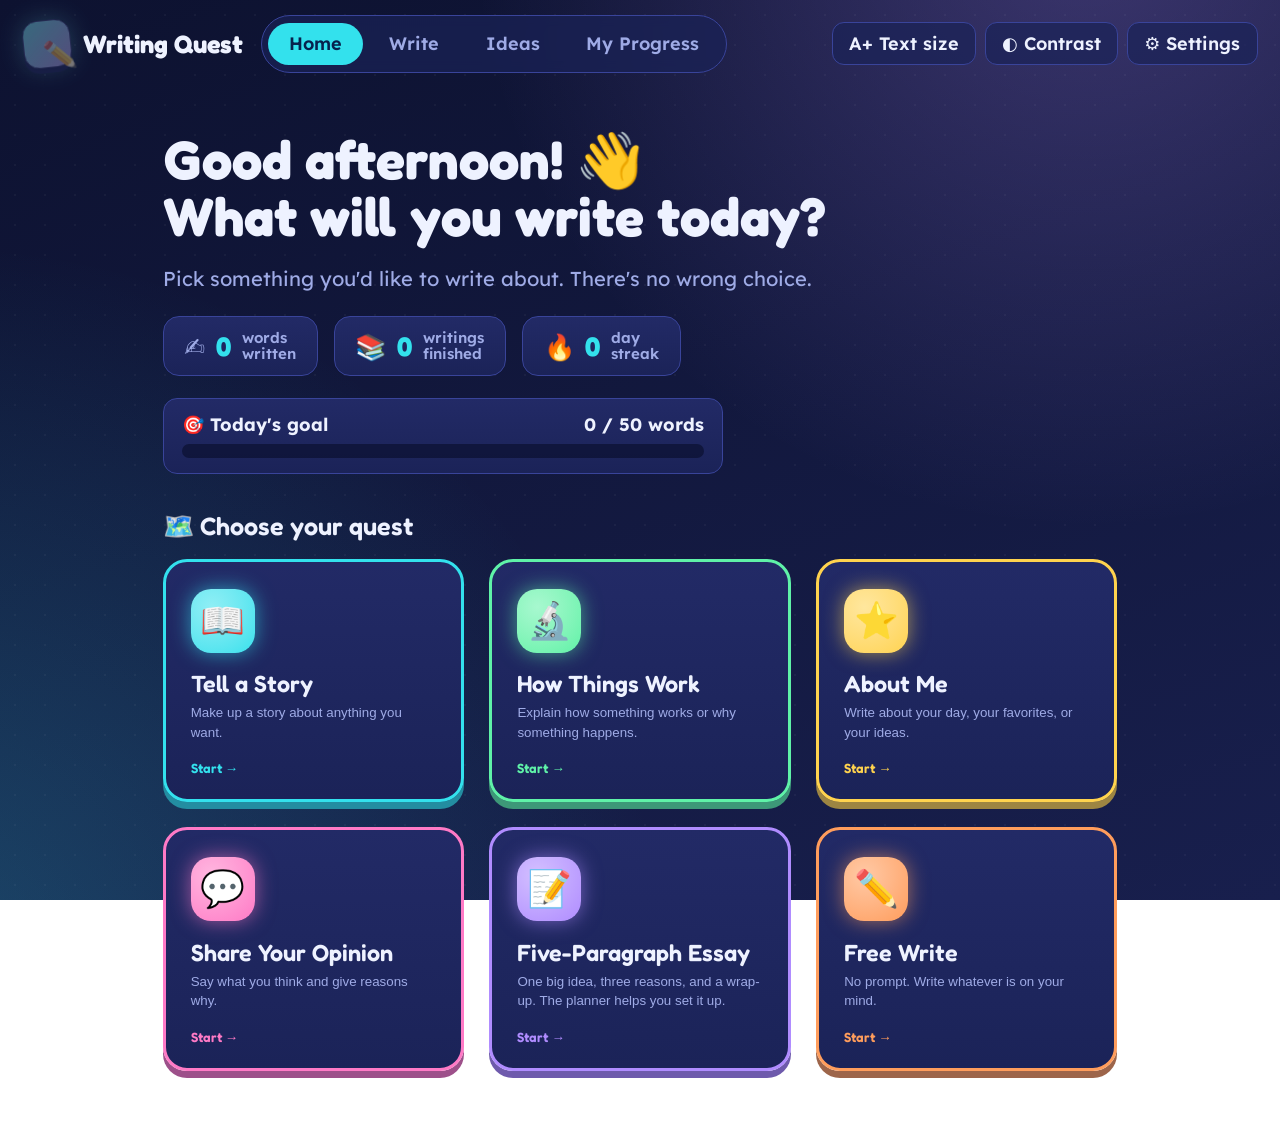
<file: index.html>
<!DOCTYPE html>
<html lang="en">
<head>
  <meta charset="UTF-8" />
  <meta name="viewport" content="width=device-width, initial-scale=1.0" />
  <title>Writing Quest</title>
  <link rel="preconnect" href="https://fonts.googleapis.com">
  <link rel="preconnect" href="https://fonts.gstatic.com" crossorigin>
  <link href="https://fonts.googleapis.com/css2?family=Fredoka:wght@400;500;600;700&family=Lexend:wght@400;500;600;700&display=swap" rel="stylesheet">
  <link rel="stylesheet" href="styles.css" />
</head>
<body>
  <!-- ============ HEADER ============ -->
  <header class="app-header">
    <div class="brand"><span class="badge">✏️</span> Writing Quest</div>
    <nav class="main-nav" aria-label="Main">
      <button class="nav-btn" data-view="home" aria-current="true">Home</button>
      <button class="nav-btn" data-view="write">Write</button>
      <button class="nav-btn" data-view="ideas">Ideas</button>
      <button class="nav-btn" data-view="progress">My Progress</button>
    </nav>
    <div class="header-tools">
      <button id="textSizeBtn" class="tool-btn" title="Change text size">A+ Text size</button>
      <button id="contrastBtn" class="tool-btn" title="Toggle high contrast">◐ Contrast</button>
      <button id="settingsBtn" class="tool-btn" title="Word help &amp; grown-up settings">⚙️ Settings</button>
    </div>
  </header>

  <main id="app">

    <!-- ============ HOME / DASHBOARD VIEW ============ -->
    <section id="view-home" class="view" aria-label="Home">
      <h1 class="hello" id="greeting">Hi! Ready to write?</h1>
      <p class="subtle">Pick something you'd like to write about. There's no wrong choice.</p>

      <div class="snapshot" id="homeSnapshot">
        <!-- filled by JS: quick stats -->
      </div>

      <div id="homeGoal" class="home-goal"><!-- filled by JS: today's goal bar --></div>

      <h2 class="section-title">🗺️ Choose your quest</h2>
      <div id="activityGrid" class="activity-grid">
        <!-- filled by JS: activity cards -->
      </div>
    </section>

    <!-- ============ WRITE VIEW ============ -->
    <section id="view-write" class="view" aria-label="Write" hidden>
      <div class="write-top">
        <button id="backHome" class="link-btn">&larr; Back</button>
        <div id="promptBox" class="prompt-box">
          <div class="prompt-head">
            <span class="prompt-label">Your idea — tap to change it</span>
            <span class="prompt-head-btns">
              <button id="ghostBtn" class="link-btn" type="button" title="Stuck? Get an idea">🪄 Stuck?</button>
              <button id="shufflePrompt" class="link-btn" type="button">🔄 Different idea</button>
            </span>
          </div>
          <p id="promptText" contenteditable="true" spellcheck="false">—</p>
        </div>
      </div>

      <!-- Planning scaffold -->
      <details id="plannerWrap" class="planner">
        <summary>Plan first (optional)</summary>
        <div class="planner-body">
          <p class="subtle">You can jot a few notes here before you write. Or skip it — that's okay too.</p>
          <label class="plan-field">
            <span>My big idea</span>
            <input type="text" id="planBig" placeholder="What is this about?" />
          </label>
          <div class="plan-details">
            <label class="plan-field"><span>One thing</span><input type="text" id="planD1" class="dictatable" /></label>
            <label class="plan-field"><span>Another thing</span><input type="text" id="planD2" class="dictatable" /></label>
            <label class="plan-field"><span>One more thing</span><input type="text" id="planD3" class="dictatable" /></label>
          </div>
          <div class="starter-row">
            <span class="subtle">Sentence starters — tap to add:</span>
            <div id="starterChips" class="chips"></div>
          </div>
        </div>
      </details>

      <!-- Five-paragraph essay builder (shown only for the essay activity) -->
      <section id="essayOutline" class="essay-outline" hidden>
        <div class="essay-head">
          <h2>Essay Builder</h2>
          <p class="subtle">Fill in the parts you want — you can tap a box and use the talk button too.
            When you're ready, tap <strong>Build my essay</strong> and it turns into five paragraphs you can edit and read aloud.</p>
        </div>

        <div class="essay-part" data-step="1">
          <h3><span class="step-dot">1</span> Introduction</h3>
          <label class="plan-field"><span>Hook — grab attention</span>
            <input type="text" id="esHook" class="dictatable" placeholder="Start with a question or a surprising fact." /></label>
          <label class="plan-field"><span>Big idea (your main point + your 3 reasons)</span>
            <input type="text" id="esThesis" class="dictatable" placeholder="What is this essay about?" /></label>
        </div>

        <div class="essay-part" data-step="2">
          <h3><span class="step-dot">2</span> First reason</h3>
          <label class="plan-field"><span>Topic sentence</span>
            <input type="text" id="esB1" class="dictatable" placeholder="My first reason is…" /></label>
          <label class="plan-field"><span>Details or an example</span>
            <textarea id="esB1d" class="dictatable essay-text" rows="2"></textarea></label>
        </div>

        <div class="essay-part" data-step="3">
          <h3><span class="step-dot">3</span> Second reason</h3>
          <label class="plan-field"><span>Topic sentence</span>
            <input type="text" id="esB2" class="dictatable" placeholder="Another reason is…" /></label>
          <label class="plan-field"><span>Details or an example</span>
            <textarea id="esB2d" class="dictatable essay-text" rows="2"></textarea></label>
        </div>

        <div class="essay-part" data-step="4">
          <h3><span class="step-dot">4</span> Third reason</h3>
          <label class="plan-field"><span>Topic sentence</span>
            <input type="text" id="esB3" class="dictatable" placeholder="A final reason is…" /></label>
          <label class="plan-field"><span>Details or an example</span>
            <textarea id="esB3d" class="dictatable essay-text" rows="2"></textarea></label>
        </div>

        <div class="essay-part" data-step="5">
          <h3><span class="step-dot">5</span> Conclusion</h3>
          <label class="plan-field"><span>Say your big idea again, in a new way</span>
            <input type="text" id="esRestate" class="dictatable" placeholder="As you can see…" /></label>
          <label class="plan-field"><span>One closing thought</span>
            <input type="text" id="esClose" class="dictatable" placeholder="The last thing I want you to remember is…" /></label>
        </div>

        <button id="buildEssay" class="primary-btn">Build my essay ↓</button>
      </section>

      <!-- Figurative-language helper -->
      <details id="figWrap" class="planner">
        <summary>✨ Add some sparkle (similes, metaphors &amp; more)</summary>
        <div class="planner-body">
          <p class="subtle">Tap one to add it to your writing. Words with <strong>___</strong> are blanks for you to fill in.</p>
          <div id="figGroups"></div>
        </div>
      </details>

      <!-- Short-burst timer -->
      <div class="burst-bar">
        <span class="burst-label">Short burst:</span>
        <div class="burst-choices" id="burstChoices">
          <button class="burst-btn" data-min="3">3 min</button>
          <button class="burst-btn" data-min="5">5 min</button>
          <button class="burst-btn" data-min="10">10 min</button>
        </div>
        <div class="burst-timer" id="burstTimer" hidden>
          <span id="burstClock">0:00</span>
          <button id="burstStop" class="link-btn">Stop</button>
        </div>
      </div>

      <!-- Dictation + writing surface -->
      <div class="writing-surface">
        <div class="dictation-row">
          <button id="micBtn" class="mic-btn">
            <span class="mic-dot" aria-hidden="true"></span>
            <span id="micLabel">Start talking</span>
          </button>
          <span id="micStatus" class="mic-status" role="status">Tip: tap "Start talking" and just say your ideas.</span>
        </div>
        <textarea id="editor" class="editor dictatable" spellcheck="true" placeholder="Your words will show up here. You can type, or tap the talk button and speak."></textarea>
        <div id="suggestStrip" class="suggest-strip" hidden></div>
        <div class="editor-foot">
          <span id="wordCount" class="word-count">0 words</span>
          <div class="editor-actions">
            <button id="focusBtn" class="tool-btn" title="Hide everything but the writing box">🎯 Focus mode</button>
            <button id="readAloudBtn" class="tool-btn" title="Read my writing back to me">🔊 Read it to me</button>
            <button id="grammarBtn" class="tool-btn" title="Check grammar online (uses the internet)">✔️ Check grammar</button>
            <button id="downloadBtn" class="tool-btn" title="Save my writing as a Word document">⬇️ Save to Word</button>
            <button id="finishBtn" class="primary-btn">I'm finished</button>
          </div>
        </div>
      </div>

      <div id="feedbackBanner" class="feedback-banner" hidden></div>
    </section>

    <!-- ============ IDEAS VIEW ============ -->
    <section id="view-ideas" class="view" aria-label="Ideas" hidden>
      <h1>💡 My Ideas</h1>
      <p class="subtle">Got a thought? Jot it here now — you can turn any idea into a full writing project whenever you're ready.</p>
      <div class="add-row idea-add-row">
        <input type="text" id="ideaInput" placeholder="Jot a quick idea…" />
        <button id="ideaAdd" class="primary-btn">Add idea</button>
      </div>
      <div id="ideaList" class="idea-list"></div>
    </section>

    <!-- ============ PROGRESS VIEW ============ -->
    <section id="view-progress" class="view" aria-label="My Progress" hidden>
      <h1>My Progress</h1>
      <div id="statCards" class="stat-cards"></div>

      <h2 class="section-title">Daily goal</h2>
      <div id="goalBar"></div>
      <div id="weekChart" class="week-chart"></div>

      <h2 class="section-title">My badges</h2>
      <div id="badgeGrid" class="badge-grid"></div>

      <h2 class="section-title">Things I've written</h2>
      <div id="historyList" class="history-list"></div>

      <h2 class="section-title">For a grown-up</h2>
      <div class="report-row">
        <button id="emailReportBtn" class="primary-btn">📧 Email progress report</button>
        <button id="copyReportBtn" class="tool-btn">📋 Copy report text</button>
      </div>
      <p class="subtle report-note">Set the student name &amp; teacher's email in ⚙️ Settings. If the email button doesn't open your mail app, use “Copy report text” and paste it into an email.</p>

      <button id="resetBtn" class="link-btn danger">Start fresh (clear my progress)</button>
    </section>

  </main>

  <!-- Celebration overlay -->
  <div id="celebrate" class="celebrate" hidden>
    <div class="celebrate-card">
      <div class="celebrate-emoji" id="celebrateEmoji">🎉</div>
      <h2 id="celebrateTitle">Nice work!</h2>
      <p id="celebrateMsg"></p>
      <button id="celebrateClose" class="primary-btn">Keep going</button>
    </div>
  </div>

  <!-- Floating exit button for distraction-free Focus mode -->
  <button id="focusExit" class="primary-btn">✓ Done focusing</button>

  <!-- Grammar check (optional online) overlay -->
  <div id="grammar" class="modal" hidden>
    <div class="modal-card">
      <div class="modal-head">
        <h2>✔️ Grammar check</h2>
        <button id="grammarClose" class="tool-btn" title="Close">✕ Close</button>
      </div>
      <p class="subtle">This sends your writing to a free online checker (LanguageTool) to find grammar &amp; spelling tips. It needs the internet, and your writing isn't saved by the checker.</p>
      <div id="grammarBody"></div>
    </div>
  </div>

  <!-- Ghostwriter (writer's-block helper) overlay -->
  <div id="ghost" class="modal" hidden>
    <div class="modal-card ghost-card">
      <div class="modal-head">
        <h2>🪄 Ghostwriter</h2>
        <button id="ghostClose" class="tool-btn" title="Close">✕ Close</button>
      </div>
      <p class="subtle">Stuck? Here's an idea to get you going.</p>
      <p id="ghostText" class="ghost-text"></p>
      <div class="ghost-actions">
        <button id="ghostAnother" class="tool-btn">🎲 Another idea</button>
        <button id="ghostUse" class="primary-btn">Use this idea</button>
      </div>
    </div>
  </div>

  <!-- Settings / grown-up tools overlay -->
  <div id="settings" class="modal" hidden>
    <div class="modal-card">
      <div class="modal-head">
        <h2>⚙️ Word Help &amp; Settings</h2>
        <button id="settingsClose" class="tool-btn" title="Close">✕ Close</button>
      </div>
      <p class="subtle">These tools are meant for a grown-up to set up. Changes are saved automatically.</p>

      <section class="set-block">
        <h3>Helpers</h3>
        <label class="switch-row"><input type="checkbox" id="toggleSuggest"> <span>Word suggestions (predict &amp; finish words as you type)</span></label>
        <label class="switch-row"><input type="checkbox" id="toggleAutocorrect"> <span>AutoCorrect (fix common typos &amp; expand shortcuts)</span></label>
        <label class="switch-row"><span>Daily word goal:</span> <input type="number" id="goalInput" class="goal-input" min="0" step="10"></label>
      </section>

      <section class="set-block">
        <h3>Progress reports</h3>
        <p class="subtle">Used when you email a progress report from the <strong>My Progress</strong> page.</p>
        <label class="switch-row"><span>Student name:</span> <input type="text" id="studentNameInput" class="report-input" placeholder="(optional)"></label>
        <label class="switch-row"><span>Send reports to:</span> <input type="email" id="teacherEmailInput" class="report-input" placeholder="teacher@school.org"></label>
      </section>

      <section class="set-block">
        <h3>Specialized dictionary</h3>
        <p class="subtle">Add special words — names, places, science or math terms — so they show up as suggestions.</p>
        <div class="add-row">
          <input type="text" id="dictInput" placeholder="Add a word…" />
          <button id="dictAdd" class="primary-btn">Add</button>
        </div>
        <ul id="dictList" class="set-list"></ul>
      </section>

      <section class="set-block">
        <h3>AutoCorrect shortcuts</h3>
        <p class="subtle">Type a short code and it expands automatically. Example: <strong>bff</strong> → best friend.</p>
        <div class="add-row">
          <input type="text" id="scShort" class="sc-short" placeholder="Shortcut (e.g. bff)" />
          <input type="text" id="scFull" placeholder="Becomes… (e.g. best friend)" />
          <button id="scAdd" class="primary-btn">Add</button>
        </div>
        <ul id="scList" class="set-list"></ul>
      </section>
    </div>
  </div>

  <script src="app.js"></script>
</body>
</html>
</file>
<file: styles.css>
/* ============================================================
   Writing Quest — neon-on-navy theme (deployed across all views)
   Playful "quest" framing + bright neon accents on a deep navy
   base. Built for an elementary 2e/ADHD learner: large text,
   high contrast, clear focus, low clutter, motion only on entrance.
   ============================================================ */

:root {
  --bg1:#0d1230; --bg2:#181f4d;
  --panel:#1b2358; --panel-2:#222a66;
  --line:#39449a;
  --ink:#eef2ff; --ink-soft:#9fabe6;
  --accent:#33e1ed;        /* primary action = cyan */
  --accent-ink:#07224d;
  --good:#5ff2a8; --warn:#ff9d5c;

  /* per-card quest colors */
  --cyan:#33e1ed; --green:#5ff2a8; --yellow:#ffd34e;
  --pink:#ff7ac6; --violet:#b08cff; --orange:#ff9d5c;

  --radius:18px;
  --font-scale:1;
  --base-font:18px;
}

/* Higher-contrast mode (toggle): pure black + yellow */
body.contrast {
  --bg1:#000000; --bg2:#000000;
  --panel:#000000; --panel-2:#0a0a0a;
  --line:#ffffff;
  --ink:#ffffff; --ink-soft:#f2f2f2;
  --accent:#ffe600; --accent-ink:#000000;
  --good:#5ff2a8; --warn:#ffb060;
  --cyan:#ffe600; --green:#5ff2a8; --yellow:#ffe600;
  --pink:#ff9bd6; --violet:#c9abff; --orange:#ffb060;
}

* { box-sizing: border-box; }
[hidden] { display: none !important; }   /* must beat component display rules */

html { font-size: calc(var(--base-font) * var(--font-scale)); }

body {
  margin: 0;
  font-family: 'Lexend', system-ui, sans-serif;
  color: var(--ink);
  min-height: 100vh;
  background:
    radial-gradient(circle at 85% -10%, rgba(176,140,255,.28), transparent 42%),
    radial-gradient(circle at -5% 108%, rgba(51,225,237,.22), transparent 44%),
    linear-gradient(160deg, var(--bg1), var(--bg2));
  background-attachment: fixed;
}
/* faint treasure-map dot texture */
body::before {
  content:""; position:fixed; inset:0; z-index:0; pointer-events:none; opacity:.4;
  background-image: radial-gradient(rgba(255,255,255,.10) 1.4px, transparent 1.4px);
  background-size: 30px 30px;
}
body.contrast::before { opacity: 0; }

h1, h2, h3, .brand, .nav-btn, .primary-btn, .mic-btn, .burst-btn,
.activity-card .title, .badge-name, .step-dot, .num, .chip-stat strong, .stat-card .num {
  font-family: 'Fredoka', 'Lexend', sans-serif;
}

/* ---------- Header / nav ---------- */
.app-header {
  position: relative; z-index: 1;
  display: flex; align-items: center; gap: 1rem; flex-wrap: wrap;
  padding: 0.85rem 1.25rem;
}
.brand { display:flex; align-items:center; gap:.7rem; font-weight: 700; font-size: 1.4rem; }
.brand .badge {
  width: 48px; height: 48px; border-radius: 15px; display: grid; place-items: center; font-size: 1.5rem;
  transform: rotate(-6deg);
  background: linear-gradient(135deg, var(--cyan), var(--violet));
  box-shadow: 0 5px 0 #1d2a7a, 0 0 24px rgba(51,225,237,.5);
}
.main-nav {
  display: flex; gap: 0.3rem;
  background: rgba(27,35,88,.7); border: 1px solid var(--line);
  padding: 0.35rem; border-radius: 999px; backdrop-filter: blur(6px);
}
.header-tools { margin-left: auto; display: flex; gap: 0.5rem; flex-wrap: wrap; }

.nav-btn, .tool-btn, .burst-btn, .primary-btn, .mic-btn, .link-btn, .chip {
  font: inherit; cursor: pointer; border-radius: 999px;
}
.nav-btn {
  border: none; background: none; color: var(--ink-soft);
  padding: 0.55rem 1.15rem; font-weight: 600;
}
.nav-btn[aria-current="true"] { background: var(--accent); color: var(--accent-ink); }

.tool-btn {
  border: 1px solid var(--line); background: rgba(27,35,88,.7); color: var(--ink);
  padding: 0.5rem 0.9rem; border-radius: 12px; font-weight: 600;
}
.tool-btn:hover { border-color: var(--accent); }

/* ---------- Layout ---------- */
#app { position: relative; z-index: 1; max-width: 1000px; margin: 0 auto; padding: 1rem 1.25rem 4rem; }
.view { animation: fade 0.25s ease; }
@keyframes fade { from { opacity: 0; transform: translateY(6px);} to { opacity: 1; transform:none;} }

.hello { font-size: clamp(1.9rem, 5vw, 3rem); line-height: 1.06; margin: 1.4rem 0 .4rem; font-weight: 700; }
.hello .wave { display:inline-block; animation: wave 2.5s ease-in-out infinite; transform-origin:70% 70%; }
@keyframes wave { 0%,60%,100%{transform:rotate(0)} 10%{transform:rotate(16deg)} 30%{transform:rotate(-8deg)} }
.subtle { color: var(--ink-soft); font-size: 1.12rem; }
.section-title { font-size: 1.4rem; font-weight: 600; margin: 2rem 0 1rem; }

/* ---------- Home dashboard ---------- */
.snapshot { display: flex; gap: 0.9rem; flex-wrap: wrap; margin: 1.4rem 0 0; }
.chip-stat {
  background: rgba(27,35,88,.7); border: 1px solid var(--line); border-radius: 16px;
  padding: 0.7rem 1.15rem; display: flex; align-items: center; gap: 0.6rem;
  backdrop-filter: blur(6px); font-weight: 600; color: var(--ink-soft);
}
.chip-stat .em { font-size: 1.4rem; }
.chip-stat strong { font-size: 1.5rem; color: var(--accent); font-weight: 700; }
.chip-stat small { color: var(--ink-soft); line-height: 1.1; }

.activity-grid { display: grid; grid-template-columns: repeat(auto-fill, minmax(255px, 1fr)); gap: 1.4rem; margin-top: 1rem; }
.activity-card {
  position: relative; text-align: left; cursor: pointer; color: var(--ink);
  border-radius: 24px; padding: 1.5rem 1.4rem 1.3rem;
  background: linear-gradient(180deg, var(--panel-2), var(--panel));
  border: 3px solid var(--accent);
  --accent-edge: color-mix(in srgb, var(--accent) 60%, #0b1030);
  box-shadow: 0 7px 0 var(--accent-edge);
  transition: transform .12s ease, box-shadow .12s ease;
  animation: pop .5s both;
}
.activity-card:hover { transform: translateY(-4px) rotate(-1deg);
  box-shadow: 0 11px 0 var(--accent-edge), 0 12px 30px rgba(0,0,0,.4), 0 0 26px var(--accent-edge); }
.activity-card:active { transform: translateY(3px); box-shadow: 0 3px 0 var(--accent-edge); }
.activity-card:focus-visible { outline: 3px solid #fff; outline-offset: 3px; }
.activity-card .emoji {
  width: 64px; height: 64px; border-radius: 20px; display: grid; place-items: center;
  font-size: 2rem; margin-bottom: 0.9rem;
  background: radial-gradient(circle at 32% 28%, color-mix(in srgb, var(--accent) 55%, white), var(--accent));
  box-shadow: 0 0 20px color-mix(in srgb, var(--accent) 60%, transparent);
}
.activity-card .title { font-weight: 600; font-size: 1.3rem; margin: 0 0 0.3rem; }
.activity-card .desc { color: var(--ink-soft); line-height: 1.45; }
.activity-card::after {
  content: "Start →"; display: inline-block; margin-top: 1rem;
  font-family: 'Fredoka','Lexend',sans-serif; font-weight: 600; color: var(--accent);
}
/* per-card quest colors */
.activity-card:nth-child(6n+1){--accent:var(--cyan)}
.activity-card:nth-child(6n+2){--accent:var(--green)}
.activity-card:nth-child(6n+3){--accent:var(--yellow)}
.activity-card:nth-child(6n+4){--accent:var(--pink)}
.activity-card:nth-child(6n+5){--accent:var(--violet)}
.activity-card:nth-child(6n+6){--accent:var(--orange)}
@keyframes pop { from { opacity: 0; transform: translateY(14px);} to { opacity: 1; transform: none;} }
.activity-card:nth-child(1){animation-delay:.05s}.activity-card:nth-child(2){animation-delay:.1s}
.activity-card:nth-child(3){animation-delay:.15s}.activity-card:nth-child(4){animation-delay:.2s}
.activity-card:nth-child(5){animation-delay:.25s}.activity-card:nth-child(6){animation-delay:.3s}

/* ---------- Daily goal bar + week chart ---------- */
.home-goal { margin-top: 1.2rem; max-width: 560px; }
.goal-bar { border: 1px solid var(--line); border-radius: 14px; padding: 0.8rem 1rem;
  background: linear-gradient(180deg, var(--panel-2), var(--panel)); }
.goal-bar.met { border-color: var(--good); box-shadow: 0 0 20px color-mix(in srgb, var(--good) 28%, transparent); }
.goal-top { display: flex; justify-content: space-between; font-weight: 700; margin-bottom: 0.45rem; }
.goal-track { height: 14px; border-radius: 999px; background: rgba(8,12,40,.6); overflow: hidden; }
.goal-fill { height: 100%; border-radius: 999px; background: var(--accent); transition: width .4s ease; }
.goal-bar.met .goal-fill { background: var(--good); }

.week-chart { display: flex; align-items: flex-end; gap: 0.6rem; height: 160px; margin-top: 1rem;
  padding: 0.5rem 0.5rem 0; border: 1px solid var(--line); border-radius: var(--radius);
  background: linear-gradient(180deg, var(--panel-2), var(--panel)); }
.bar-col { flex: 1; display: flex; flex-direction: column; align-items: center; height: 100%; }
.bar-wrap { flex: 1; width: 100%; display: flex; align-items: flex-end; justify-content: center; }
.bar { width: 70%; max-width: 42px; border-radius: 8px 8px 0 0; background: var(--accent);
  background: linear-gradient(180deg, var(--accent), color-mix(in srgb, var(--accent) 55%, transparent)); transition: height .4s ease; }
.bar.met { background: linear-gradient(180deg, var(--good), color-mix(in srgb, var(--good) 55%, transparent)); }
.bar-num { font-weight: 700; font-size: 0.85rem; margin-top: 0.3rem; }
.bar-lbl { color: var(--ink-soft); font-size: 0.8rem; text-transform: uppercase; }

/* ---------- Shared panels / write view ---------- */
.write-top { display: flex; flex-direction: column; gap: 0.75rem; margin-top: 1rem; }
.link-btn { background: none; border: none; color: var(--accent); font-weight: 600; padding: 0.25rem 0; align-self: flex-start; border-radius: 8px; }
.link-btn:hover { text-decoration: underline; }
.link-btn.danger { color: var(--warn); margin-top: 2rem; }

.panel, .prompt-box, .planner, .essay-part, .writing-surface,
.chip-stat, .stat-card, .badge, .history-item, .coin {
  background: linear-gradient(180deg, var(--panel-2), var(--panel));
}

.prompt-box { border: 2px solid var(--accent); border-radius: var(--radius); padding: 1rem 1.25rem;
  box-shadow: 0 0 22px color-mix(in srgb, var(--accent) 25%, transparent); }
.prompt-head { display: flex; align-items: center; justify-content: space-between; gap: 1rem; flex-wrap: wrap; }
.prompt-head-btns { display: flex; gap: 1rem; flex-wrap: wrap; }
.prompt-label { font-size: 0.85rem; text-transform: uppercase; letter-spacing: 0.05em; color: var(--ink-soft); }
#promptText { font-size: 1.25rem; font-weight: 600; margin: 0.3rem 0 0; padding: 0.2rem 0.4rem; border-radius: 8px; }
#promptText:hover { background: rgba(255,255,255,.06); }
#promptText:focus { outline: 3px solid var(--accent); outline-offset: 1px; background: rgba(255,255,255,.06); }

/* Planner + figurative + essay (collapsible cards) */
.planner { border: 1px solid var(--line); border-radius: var(--radius); margin: 1rem 0; padding: 0 1rem; }
.planner summary { cursor: pointer; font-family:'Fredoka','Lexend',sans-serif; font-weight: 600; font-size:1.05rem; padding: 0.85rem 0; }
.planner summary::marker { color: var(--accent); }
.planner-body { padding-bottom: 1rem; }
.plan-field { display: block; margin: 0.6rem 0; }
.plan-field span { display: block; font-weight: 600; margin-bottom: 0.2rem; }
.plan-field input, .essay-text {
  width: 100%; font: inherit; padding: 0.55rem 0.7rem; color: var(--ink);
  border: 2px solid var(--line); border-radius: 10px; background: rgba(8,12,40,.6);
}
.plan-details { display: grid; grid-template-columns: repeat(auto-fit, minmax(160px, 1fr)); gap: 0.75rem; }
.starter-row { margin-top: 0.8rem; }
.chips { display: flex; flex-wrap: wrap; gap: 0.5rem; margin-top: 0.4rem; }
.chip {
  border: 1px solid var(--line); background: rgba(8,12,40,.5); color: var(--ink);
  padding: 0.4rem 0.8rem; font-size: 0.95rem; border-radius: 999px;
}
.chip:hover { border-color: var(--accent); color: #fff; }

.fig-group { margin: 0.75rem 0; }
.fig-group .fig-label { display: block; font-weight: 700; margin-bottom: 0.35rem; }

/* Essay builder */
.essay-outline { margin: 1rem 0; }
.essay-head h2 { margin: 0 0 0.25rem; }
.essay-part { border: 1px solid var(--line); border-radius: var(--radius); padding: 1rem 1.1rem; margin: 0.85rem 0; }
.essay-part h3 { display: flex; align-items: center; gap: 0.6rem; margin: 0 0 0.5rem; }
.step-dot {
  display: inline-flex; align-items: center; justify-content: center;
  width: 1.9rem; height: 1.9rem; border-radius: 50%;
  background: var(--accent); color: var(--accent-ink); font-size: 1rem; font-weight: 700;
}
.dictatable:focus { outline: 3px solid var(--accent); outline-offset: 1px; }
#buildEssay { margin-top: 0.5rem; }

/* Short-burst timer */
.burst-bar { display: flex; align-items: center; gap: 0.75rem; flex-wrap: wrap; margin: 1rem 0; }
.burst-label { font-weight: 700; }
.burst-choices { display: flex; gap: 0.5rem; }
.burst-btn { border: 1px solid var(--line); background: rgba(27,35,88,.7); color: var(--ink); padding: 0.45rem 0.95rem; font-weight: 600; }
.burst-btn.active { background: var(--accent); color: var(--accent-ink); border-color: var(--accent); }
.burst-timer { display: flex; align-items: center; gap: 0.75rem; font-family:'Fredoka','Lexend',sans-serif; font-weight: 700; font-size: 1.4rem; }
.burst-timer.lowtime #burstClock { color: var(--warn); }

/* Writing surface */
.writing-surface { border: 1px solid var(--line); border-radius: var(--radius); padding: 1rem; margin-top: 0.5rem; }
.dictation-row { display: flex; align-items: center; gap: 1rem; flex-wrap: wrap; margin-bottom: 0.75rem; }
.mic-btn {
  display: inline-flex; align-items: center; gap: 0.6rem;
  border: none; background: var(--accent); color: var(--accent-ink);
  padding: 0.6rem 1.1rem; font-weight: 700; font-size: 1.05rem;
  box-shadow: 0 0 22px color-mix(in srgb, var(--accent) 45%, transparent);
}
.mic-btn:disabled { opacity: 0.5; cursor: not-allowed; box-shadow: none; }
.mic-btn.listening { background: var(--good); color: #07301c; }
.mic-dot { width: 0.9rem; height: 0.9rem; border-radius: 50%; background: currentColor; opacity: 0.5; }
.mic-btn.listening .mic-dot { opacity: 1; animation: pulse 1s infinite; }
@keyframes pulse { 0%,100% { transform: scale(1);} 50% { transform: scale(1.4);} }
.mic-status { color: var(--ink-soft); }

.editor {
  width: 100%; min-height: 280px; resize: vertical; color: var(--ink);
  font: inherit; font-size: 1.15rem; line-height: 1.7;
  padding: 1rem; border: 2px solid var(--line); border-radius: 12px; background: rgba(8,12,40,.6);
}
.editor:focus { outline: 3px solid var(--accent); outline-offset: 1px; }
.editor::placeholder { color: #7b87c4; }

/* Word-prediction / autocomplete strip */
.suggest-strip { display: flex; align-items: center; gap: 0.5rem; flex-wrap: wrap; margin-top: 0.6rem; }
.suggest-label { font-size: 1.1rem; }
.suggest-chip {
  font: inherit; cursor: pointer; border-radius: 999px;
  border: 2px solid var(--accent); background: color-mix(in srgb, var(--accent) 16%, transparent);
  color: var(--ink); padding: 0.4rem 0.95rem; font-weight: 700; font-size: 1.05rem;
}
.suggest-chip:hover { background: var(--accent); color: var(--accent-ink); }

.editor-foot { display: flex; align-items: center; justify-content: space-between; gap: 1rem; flex-wrap: wrap; margin-top: 0.75rem; }
.word-count { font-weight: 700; color: var(--ink-soft); }
.editor-actions { display: flex; gap: 0.6rem; flex-wrap: wrap; }
.primary-btn {
  border: none; background: var(--accent); color: var(--accent-ink);
  padding: 0.6rem 1.3rem; font-weight: 700; font-size: 1.05rem; border-radius: 999px;
  box-shadow: 0 0 22px color-mix(in srgb, var(--accent) 45%, transparent);
}
.primary-btn:hover { filter: brightness(1.08); }

.feedback-banner {
  margin-top: 1rem; padding: 0.85rem 1.1rem; border-radius: var(--radius);
  background: var(--good); color: #07301c; font-weight: 700; text-align: center;
}

/* ---------- Progress view ---------- */
.stat-cards { display: grid; grid-template-columns: repeat(auto-fit, minmax(150px, 1fr)); gap: 1rem; }
.stat-card { border: 1px solid var(--line); border-radius: var(--radius); padding: 1.1rem; text-align: center; }
.stat-card .num { font-size: 2.2rem; font-weight: 700; color: var(--accent); }
.stat-card .lbl { color: var(--ink-soft); font-weight: 600; }

.badge-grid { display: grid; grid-template-columns: repeat(4, 1fr); gap: 1rem; }
@media (max-width: 560px) { .badge-grid { grid-template-columns: repeat(2, 1fr); } }
.badge { border: 1px solid var(--line); border-radius: var(--radius); padding: 1rem; text-align: center; opacity: 0.45; filter: grayscale(.4); }
.badge.earned { opacity: 1; filter: none; border-color: var(--good); box-shadow: 0 0 22px color-mix(in srgb, var(--good) 30%, transparent); }
.badge .badge-emoji { font-size: 2.2rem; }
.badge .badge-name { font-weight: 700; margin-top: 0.3rem; }
.badge .badge-desc { font-size: 0.85rem; color: var(--ink-soft); }

.history-list { display: flex; flex-direction: column; gap: 0.75rem; }
.history-item { border: 1px solid var(--line); border-radius: var(--radius); padding: 0.9rem 1.1rem; }
.history-item .hi-top { display: flex; justify-content: space-between; gap: 1rem; font-weight: 600; }
.history-item .hi-text { color: var(--ink-soft); margin-top: 0.3rem; white-space: pre-wrap; }
.hi-actions { display: flex; gap: 1rem; flex-wrap: wrap; margin-top: 0.5rem; }
.empty { color: var(--ink-soft); font-style: italic; }

/* ---------- Celebration overlay ---------- */
.celebrate {
  position: fixed; inset: 0; background: rgba(5,8,25,.72); backdrop-filter: blur(4px);
  display: flex; align-items: center; justify-content: center; z-index: 50; padding: 1rem;
}
.celebrate-card {
  background: linear-gradient(180deg, var(--panel-2), var(--panel)); color: var(--ink);
  border-radius: 22px; border: 2px solid var(--good);
  box-shadow: 0 0 40px color-mix(in srgb, var(--good) 35%, transparent);
  padding: 2rem; max-width: 430px; text-align: center; animation: pop2 0.25s ease;
}
@keyframes pop2 { from { transform: scale(0.85); opacity: 0;} to { transform: scale(1); opacity: 1;} }
.celebrate-emoji { font-size: 4rem; }
.celebrate-card h2 { margin: 0.5rem 0; }

/* ---------- Settings / grown-up modal ---------- */
.modal {
  position: fixed; inset: 0; background: rgba(5,8,25,.72); backdrop-filter: blur(4px);
  display: flex; align-items: flex-start; justify-content: center; z-index: 60; padding: 1.5rem; overflow-y: auto;
}
.modal-card {
  background: linear-gradient(180deg, var(--panel-2), var(--panel)); color: var(--ink);
  border: 1px solid var(--line); border-radius: 22px; padding: 1.5rem 1.6rem;
  max-width: 620px; width: 100%; animation: pop2 .25s ease;
}
.modal-head { display: flex; align-items: center; justify-content: space-between; gap: 1rem; }
.modal-head h2 { margin: 0; }
.set-block { margin-top: 1.4rem; border-top: 1px solid var(--line); padding-top: 1.1rem; }
.set-block h3 { margin: 0 0 0.4rem; font-family: 'Fredoka','Lexend',sans-serif; }
.switch-row { display: flex; align-items: center; gap: 0.6rem; margin: 0.5rem 0; font-weight: 600; cursor: pointer; }
.switch-row input { width: 1.3rem; height: 1.3rem; accent-color: var(--accent); }
.add-row { display: flex; gap: 0.5rem; flex-wrap: wrap; margin: 0.6rem 0; }
.add-row input {
  flex: 1; min-width: 140px; font: inherit; padding: 0.55rem 0.7rem; color: var(--ink);
  border: 2px solid var(--line); border-radius: 10px; background: rgba(8,12,40,.6);
}
.add-row .sc-short { flex: 0 1 160px; }
.set-list { list-style: none; margin: 0.5rem 0 0; padding: 0; display: flex; flex-direction: column; gap: 0.4rem; }
.set-list li { display: flex; align-items: center; justify-content: space-between; gap: 0.75rem;
  background: rgba(8,12,40,.5); border: 1px solid var(--line); border-radius: 10px; padding: 0.45rem 0.75rem; }
.set-list li.empty { color: var(--ink-soft); font-style: italic; justify-content: flex-start; }
.chip-x { border: none; background: none; color: var(--warn); font-size: 1.3rem; line-height: 1; cursor: pointer; padding: 0 0.3rem; border-radius: 6px; }
.chip-x:hover { background: rgba(255,157,92,.2); }
.goal-input { width: 90px; font: inherit; padding: 0.4rem 0.6rem; color: var(--ink);
  border: 2px solid var(--line); border-radius: 10px; background: rgba(8,12,40,.6); }
.report-input { flex: 1; min-width: 200px; font: inherit; padding: 0.45rem 0.6rem; color: var(--ink);
  border: 2px solid var(--line); border-radius: 10px; background: rgba(8,12,40,.6); }
.report-row { display: flex; gap: 0.6rem; flex-wrap: wrap; }
.report-note { margin-top: 0.6rem; font-size: 0.95rem; }

/* ---------- Ideas workspace ---------- */
.idea-add-row { max-width: 620px; margin-top: 1rem; }
.idea-list { display: flex; flex-direction: column; gap: 0.85rem; margin-top: 1.4rem; }
.idea-item { border: 1px solid var(--line); border-radius: var(--radius); padding: 1rem 1.1rem;
  background: linear-gradient(180deg, var(--panel-2), var(--panel)); }
.idea-text { font-size: 1.15rem; font-weight: 600; margin: 0 0 0.7rem; }
.idea-actions { display: flex; align-items: center; gap: 1rem; flex-wrap: wrap; }
.idea-actions .idea-del { color: var(--warn); }

/* ---------- Grammar check ---------- */
#grammarBody { margin-top: 0.5rem; display: flex; flex-direction: column; gap: 0.75rem; max-height: 55vh; overflow-y: auto; }
.gram-item { border: 1px solid var(--line); border-radius: 12px; padding: 0.8rem 1rem; background: rgba(8,12,40,.4); }
.gram-msg { font-weight: 700; margin: 0 0 0.4rem; }
.gram-ctx { margin: 0 0 0.6rem; color: var(--ink-soft); }
.gram-ctx mark { background: var(--yellow); color: #1c2433; padding: 0 3px; border-radius: 3px; font-weight: 700; }
.gram-fixes { display: flex; gap: 0.5rem; flex-wrap: wrap; align-items: center; }
.gram-fix { border-color: var(--good); }
.gram-ok { font-size: 1.2rem; font-weight: 700; color: var(--good); }

/* ---------- Ghostwriter ---------- */
.ghost-card { max-width: 480px; text-align: center; }
.ghost-card .modal-head { text-align: left; }
.ghost-text {
  font-size: 1.35rem; font-weight: 600; line-height: 1.4; margin: 1rem 0 1.4rem;
  padding: 1.1rem; border-radius: 14px; border: 2px solid var(--accent);
  background: color-mix(in srgb, var(--accent) 12%, transparent);
}
.ghost-actions { display: flex; gap: 0.6rem; justify-content: center; flex-wrap: wrap; }

/* ---------- Distraction-free Focus mode ---------- */
#focusExit { position: fixed; top: 1rem; right: 1rem; z-index: 40; }
body:not(.focus-mode) #focusExit { display: none; }
body.focus-mode .app-header,
body.focus-mode .write-top,
body.focus-mode #plannerWrap,
body.focus-mode #figWrap,
body.focus-mode #essayOutline,
body.focus-mode .burst-bar,
body.focus-mode #feedbackBanner,
body.focus-mode .editor-actions { display: none !important; }
body.focus-mode .writing-surface { border: none; padding: 0; }
body.focus-mode .editor { min-height: 68vh; font-size: 1.25rem; }
body.focus-mode #app { max-width: 820px; padding-top: 3.5rem; }
body.focus-mode .editor-foot { justify-content: center; }

@media (prefers-reduced-motion: reduce) {
  *, *::before, *::after { animation: none !important; transition: none !important; }
}
</file>
